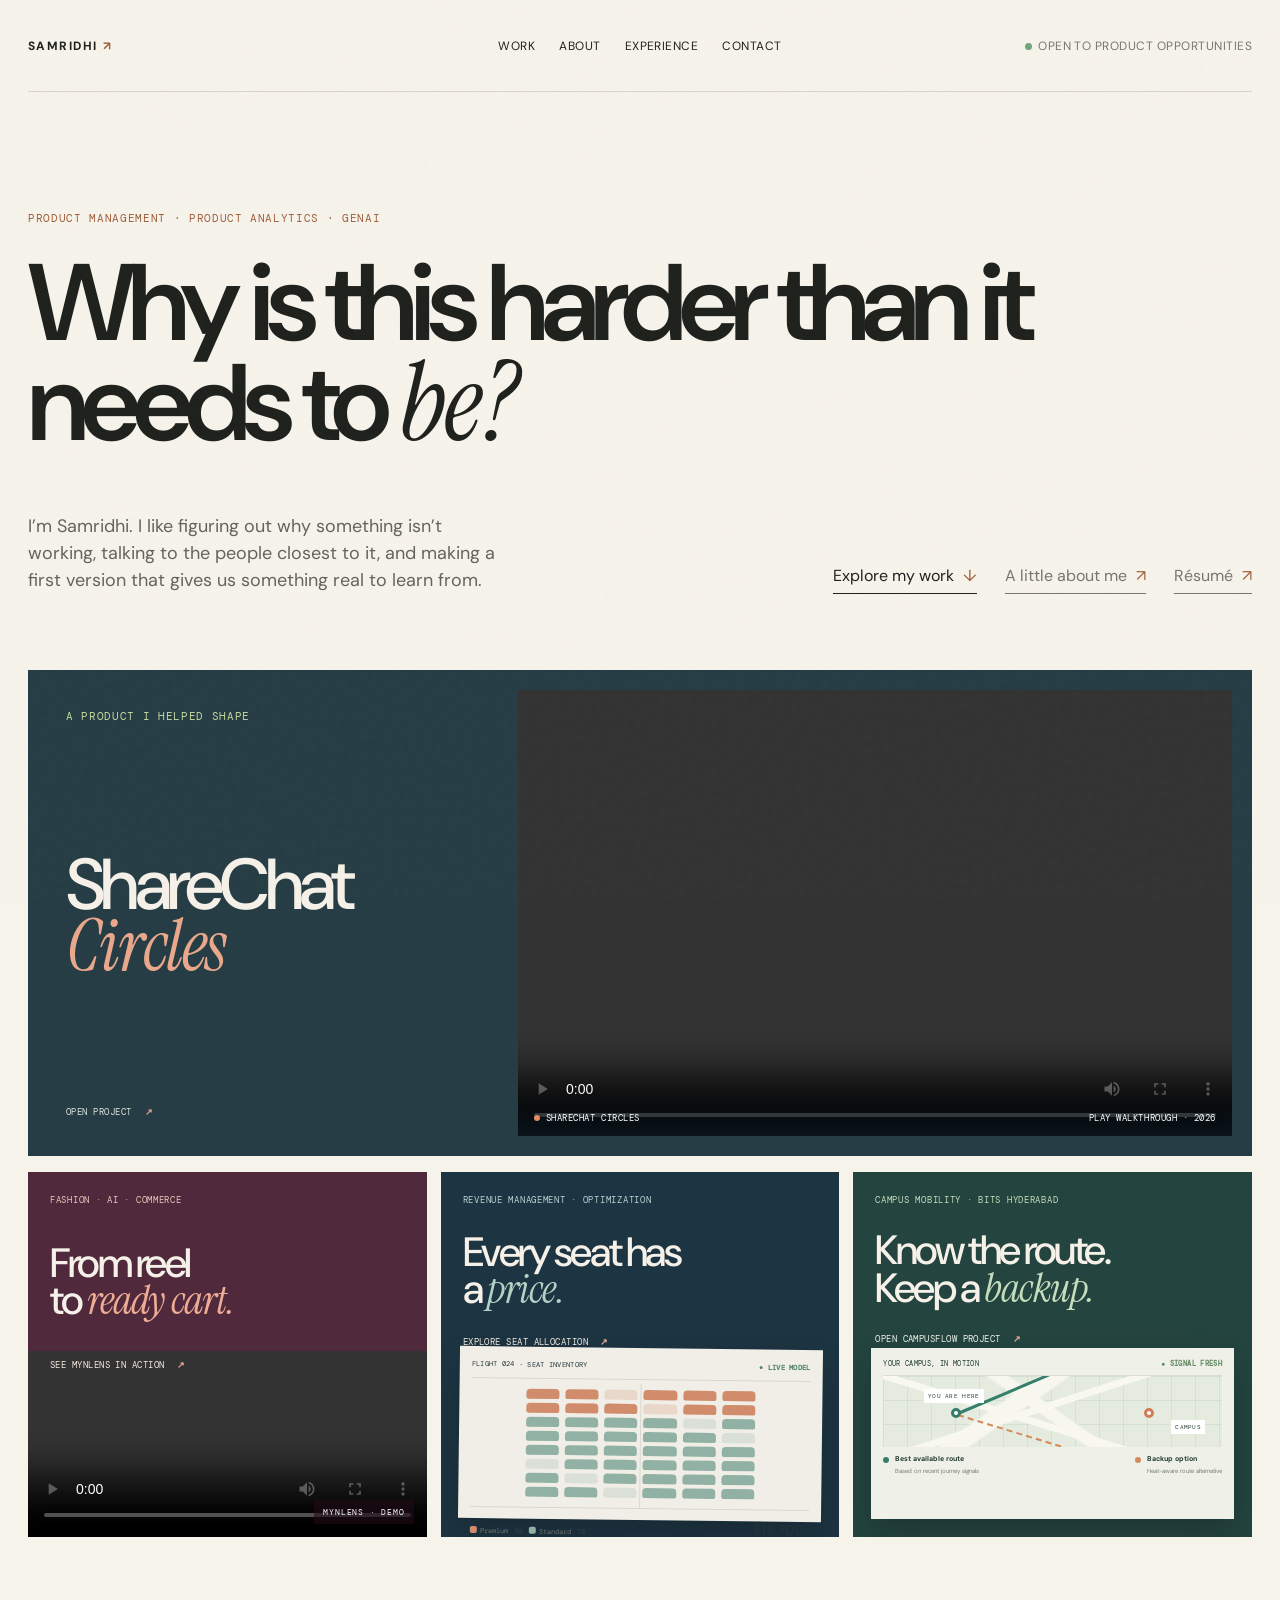
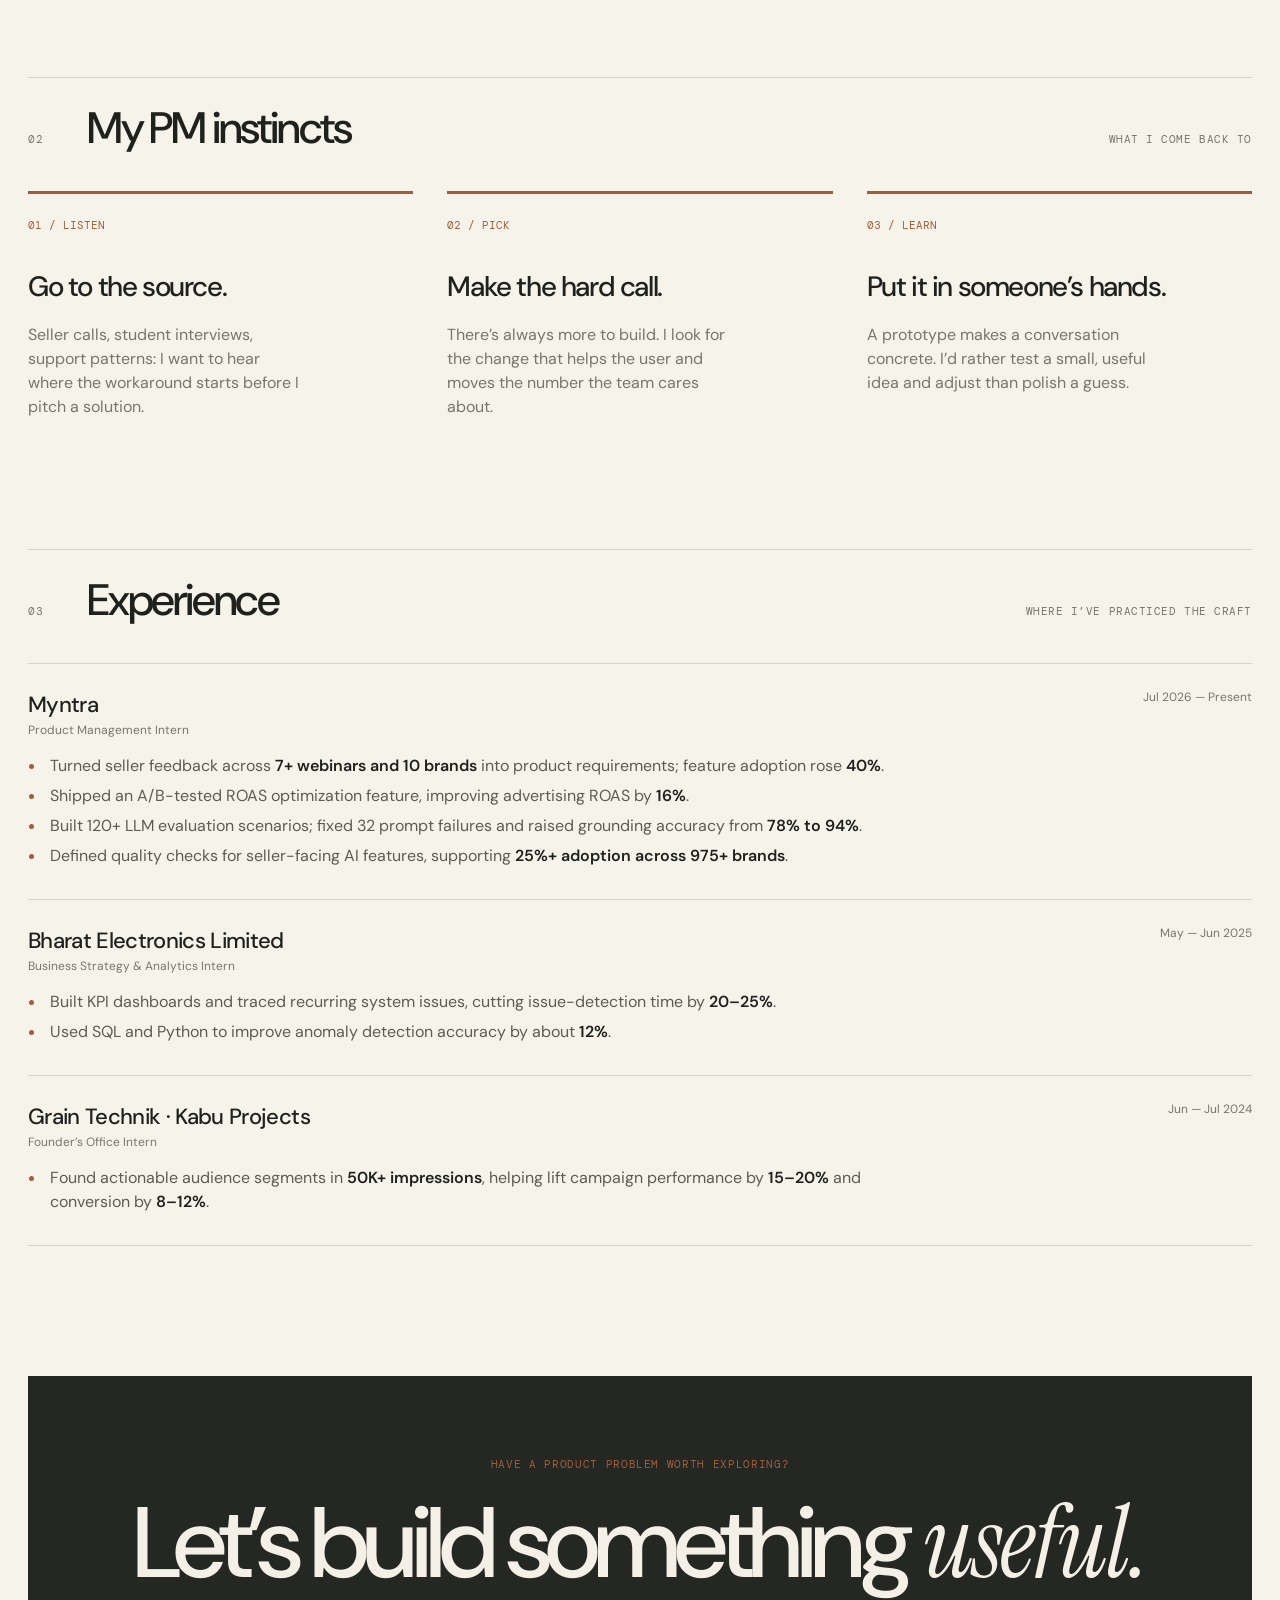
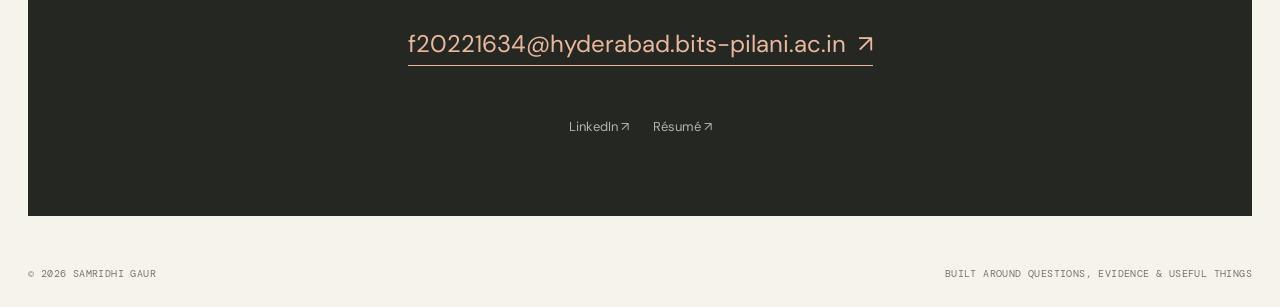
<file: index.html>
<!doctype html>
<html lang="en">
<head>
  <meta charset="UTF-8" />
  <meta name="viewport" content="width=device-width, initial-scale=1.0" />
  <meta name="description" content="Samridhi Gaur — product thinker, builder, and analytics-minded problem solver." />
  <title>Samridhi Gaur — Product Thinker & Builder</title>
  <link rel="preconnect" href="https://fonts.googleapis.com">
  <link rel="preconnect" href="https://fonts.gstatic.com" crossorigin>
  <link href="https://fonts.googleapis.com/css2?family=DM+Mono:wght@400;500&family=DM+Sans:wght@400;500;600;700&family=Instrument+Serif:ital@0;1&display=swap" rel="stylesheet">
  <link rel="stylesheet" href="styles.css" />
</head>
<body>
  <div class="grain" aria-hidden="true"></div>
  <header class="site-header page-width">
    <a class="brand" href="#top" aria-label="Samridhi Gaur home">SAMRIDHI<span>↗</span></a>
    <nav class="nav" aria-label="Primary navigation">
      <a href="#top">Work</a>
      <a href="about.html">About</a>
      <a href="#experience">Experience</a>
      <a href="#contact">Contact</a>
    </nav>
    <a class="availability" href="mailto:f20221634@hyderabad.bits-pilani.ac.in"><i></i>Open to product opportunities</a>
  </header>

  <main id="top">
    <section class="hero page-width">
      <div class="eyebrow">Product management · Product analytics · GenAI</div>
      <h1>Why is this harder than it needs to <em>be?</em></h1>
      <div class="hero-bottom">
        <p class="hero-copy">I’m Samridhi. I like figuring out why something isn’t working, talking to the people closest to it, and making a first version that gives us something real to learn from.</p>
        <div class="hero-links"><a class="text-link" href="#top">Explore my work <span>↓</span></a><a class="text-link muted" href="about.html">A little about me <span>↗</span></a><a class="text-link muted" href="assets/Samridhi_Gaur_Resume.pdf" target="_blank" rel="noreferrer">Résumé <span>↗</span></a></div>
      </div>
      <article class="hero-product" aria-label="ShareChat Circles featured project" data-open-case="sharechat" role="button" tabindex="0">
        <div class="hero-product-copy"><span class="eyebrow">A product I helped shape</span><strong>ShareChat<br><em>Circles</em></strong><span class="hero-product-cta">Open project <b>↗</b></span></div>
        <div class="hero-product-window"><video class="sharechat-film" src="assets/sharechat-circles-walkthrough.mp4" controls playsinline preload="metadata" aria-label="ShareChat Circles prototype walkthrough"></video><div class="hero-film-caption"><span><i></i>ShareChat Circles</span><span>Play walkthrough · 2026</span></div></div>
      </article>
      <div class="cover-projects" aria-label="Featured product work">
        <div class="cover-project cover-project--myntra" data-open-case="myntra">
          <div class="cover-project-copy"><span class="cover-kicker">Fashion · AI · commerce</span><strong>From reel<br>to <em>ready cart.</em></strong><span class="cover-project-link">See MynLens in action <b>↗</b></span></div>
          <div class="cover-film"><video title="MynLens demo video" src="assets/mynlens-demo.mp4" controls playsinline preload="metadata"></video><span class="film-stamp">MYNLENS · DEMO</span></div>
        </div>
        <div class="cover-project cover-project--airline" data-open-case="airline">
          <div class="cover-project-copy"><span class="cover-kicker">Revenue management · Optimization</span><strong>Every seat has<br>a <em>price.</em></strong><span class="cover-project-link">Explore seat allocation <b>↗</b></span></div>
          <div class="airline-cover-ui" aria-hidden="true"><div class="airline-ui-top"><span>FLIGHT 024 · SEAT INVENTORY</span><b>● LIVE MODEL</b></div><div class="aircraft-map"><div class="plane-spine"></div><div class="seat-map" id="cover-seat-map"></div></div><div class="airline-ui-bottom"><span><i class="seat-key seat-key--premium"></i>Premium <b>30</b></span><span><i class="seat-key seat-key--standard"></i>Standard <b>70</b></span><strong>$15,700 <small>modeled yield</small></strong></div></div>
        </div>
        <div class="cover-project cover-project--campusflow" data-open-case="campusflow" role="button" tabindex="0" aria-label="Open the CampusFlow project details">
          <div class="cover-project-copy"><span class="cover-kicker">Campus mobility · BITS Hyderabad</span><strong>Know the route.<br>Keep a <em>backup.</em></strong><span class="cover-project-link">Open CampusFlow project <b>↗</b></span></div>
          <div class="campus-cover-ui" aria-hidden="true"><div class="campus-ui-header"><span>YOUR CAMPUS, IN MOTION</span><b>● SIGNAL FRESH</b></div><div class="campus-map"><div class="map-road map-road--one"></div><div class="map-road map-road--two"></div><div class="route-line route-line--main"></div><div class="route-line route-line--backup"></div><i class="map-stop map-stop--start"></i><i class="map-stop map-stop--end"></i><span class="map-pin-label">YOU ARE HERE</span><span class="map-destination">CAMPUS</span></div><div class="campus-route-options"><span><i class="route-dot route-dot--main"></i><b>Best available route</b><small>Based on recent journey signals</small></span><span><i class="route-dot route-dot--backup"></i><b>Backup option</b><small>Heat-aware route alternative</small></span></div></div>
        </div>
      </div>
    </section>

    <section class="thinking page-width section-space">
      <div class="section-heading"><span class="section-index">02</span><h2>My PM instincts</h2><span class="section-note">What I come back to</span></div>
      <div class="thinking-grid">
        <div class="thinking-statement"><span class="scribble">01 / LISTEN</span><h3>Go to the source.</h3><p>Seller calls, student interviews, support patterns: I want to hear where the workaround starts before I pitch a solution.</p></div>
        <div class="thinking-statement"><span class="scribble">02 / PICK</span><h3>Make the hard call.</h3><p>There’s always more to build. I look for the change that helps the user and moves the number the team cares about.</p></div>
        <div class="thinking-statement"><span class="scribble">03 / LEARN</span><h3>Put it in someone’s hands.</h3><p>A prototype makes a conversation concrete. I’d rather test a small, useful idea and adjust than polish a guess.</p></div>
      </div>
    </section>

    <section id="experience" class="experience page-width section-space">
      <div class="section-heading"><span class="section-index">03</span><h2>Experience</h2><span class="section-note">Where I’ve practiced the craft</span></div>
      <div class="experience-list">
        <article class="experience-card"><div class="experience-card-head"><div><h3>Myntra</h3><p>Product Management Intern</p></div><span>Jul 2026 — Present</span></div><ul><li>Turned seller feedback across <b>7+ webinars and 10 brands</b> into product requirements; feature adoption rose <b>40%</b>.</li><li>Shipped an A/B-tested ROAS optimization feature, improving advertising ROAS by <b>16%</b>.</li><li>Built 120+ LLM evaluation scenarios; fixed 32 prompt failures and raised grounding accuracy from <b>78% to 94%</b>.</li><li>Defined quality checks for seller-facing AI features, supporting <b>25%+ adoption across 975+ brands</b>.</li></ul></article>
        <article class="experience-card"><div class="experience-card-head"><div><h3>Bharat Electronics Limited</h3><p>Business Strategy & Analytics Intern</p></div><span>May — Jun 2025</span></div><ul><li>Built KPI dashboards and traced recurring system issues, cutting issue-detection time by <b>20–25%</b>.</li><li>Used SQL and Python to improve anomaly detection accuracy by about <b>12%</b>.</li></ul></article>
        <article class="experience-card"><div class="experience-card-head"><div><h3>Grain Technik · Kabu Projects</h3><p>Founder’s Office Intern</p></div><span>Jun — Jul 2024</span></div><ul><li>Found actionable audience segments in <b>50K+ impressions</b>, helping lift campaign performance by <b>15–20%</b> and conversion by <b>8–12%</b>.</li></ul></article>
      </div>
    </section>

    <section id="contact" class="contact page-width section-space"><div class="contact-inner"><div class="eyebrow">Have a product problem worth exploring?</div><h2>Let’s build something <em>useful.</em></h2><a class="contact-email" href="mailto:f20221634@hyderabad.bits-pilani.ac.in">f20221634@hyderabad.bits-pilani.ac.in <span>↗</span></a><div class="contact-links"><a href="https://linkedin.com/in/samridhi-gaur-a71750257" target="_blank" rel="noreferrer">LinkedIn ↗</a><a href="assets/Samridhi_Gaur_Resume.pdf" target="_blank" rel="noreferrer">Résumé ↗</a></div></div></section>
  </main>

  <footer class="footer page-width"><span>© 2026 Samridhi Gaur</span><span>Built around questions, evidence & useful things</span></footer>

  <dialog class="case-dialog" aria-labelledby="case-title">
    <button class="dialog-close" type="button" aria-label="Close case study">×</button>
    <div class="dialog-content"><div class="eyebrow" id="case-kicker"></div><h2 id="case-title"></h2><p class="dialog-summary" id="case-summary"></p><div class="case-stats" id="case-stats"></div><div class="case-body" id="case-body"></div><div class="dialog-actions" id="case-actions"></div></div>
  </dialog>
  <script src="script.js"></script>
</body>
</html>
</file>
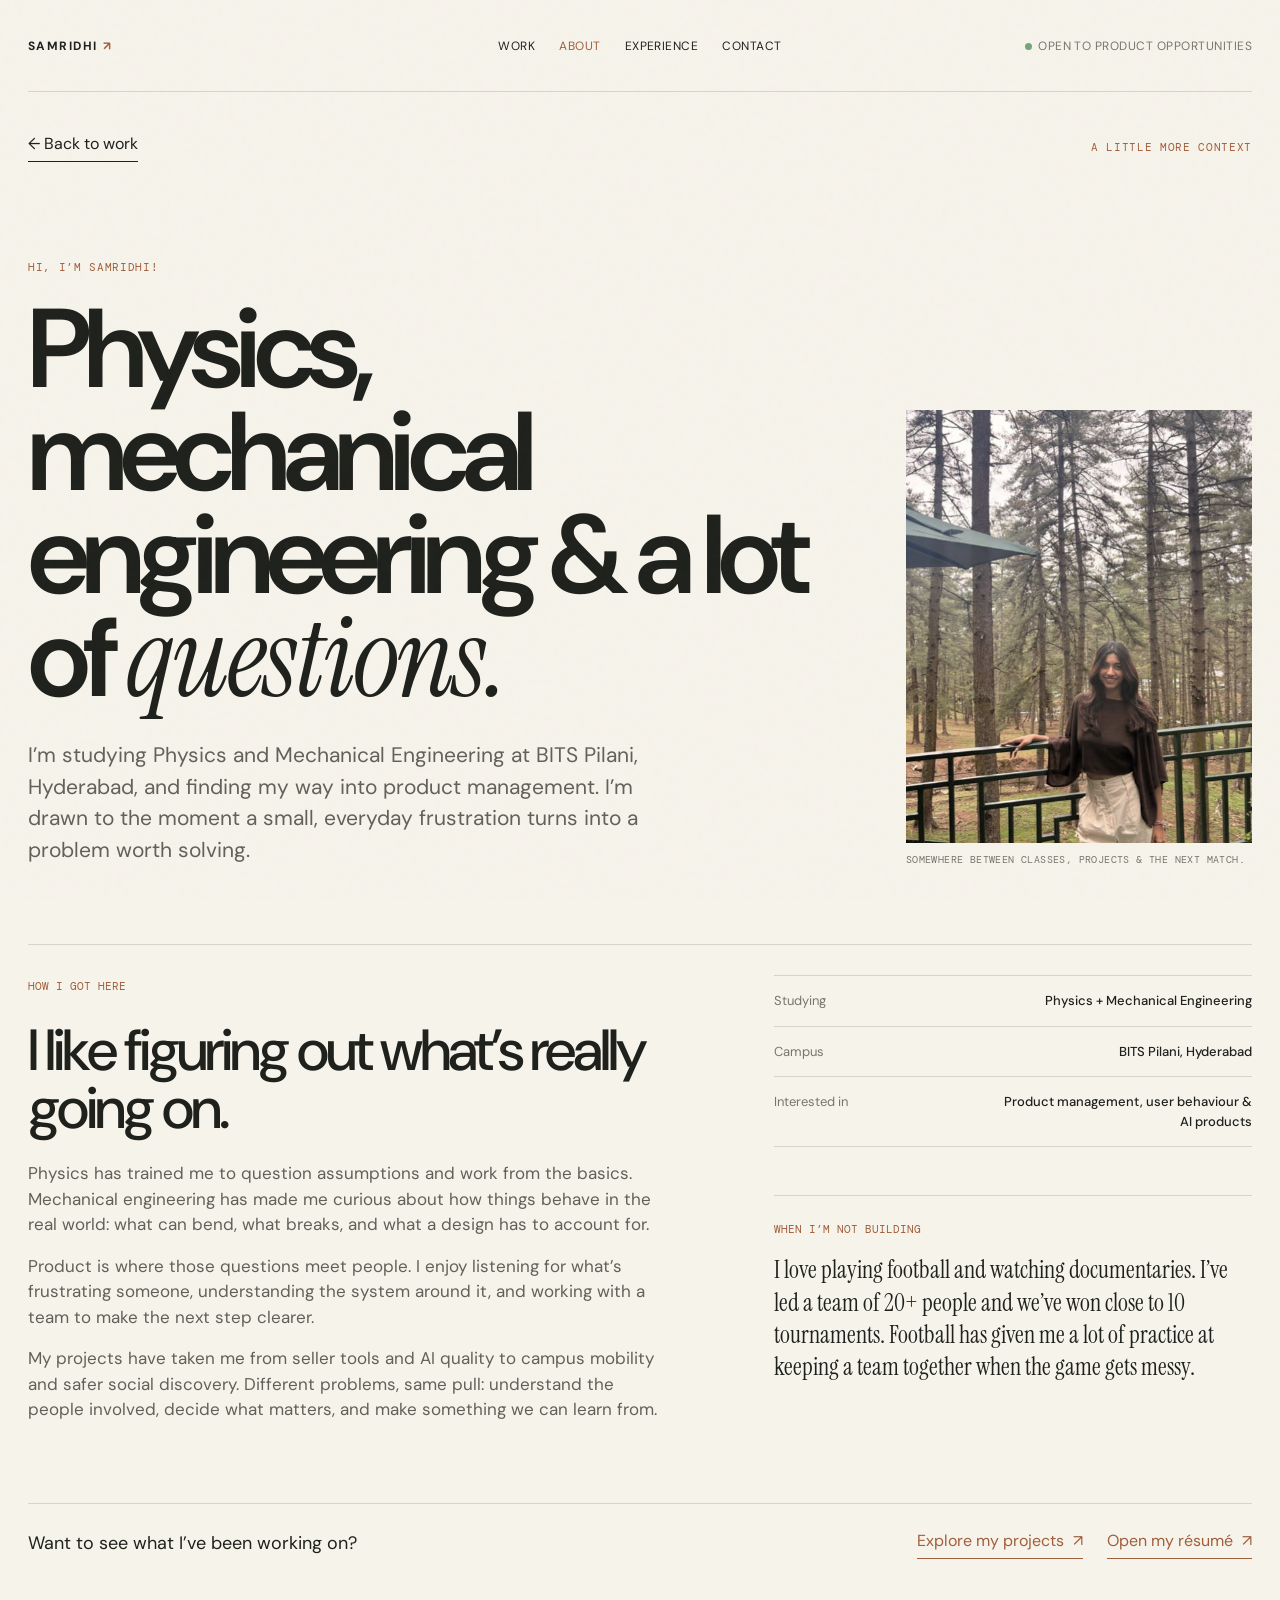
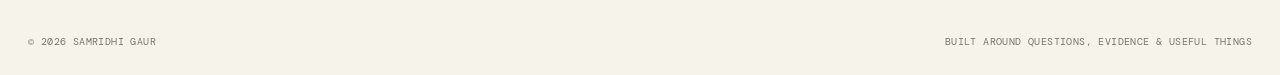
<file: about.html>
<!doctype html>
<html lang="en">
<head>
  <meta charset="UTF-8" />
  <meta name="viewport" content="width=device-width, initial-scale=1.0" />
    <meta name="description" content="Meet Samridhi Gaur: Physics and Mechanical Engineering student, aspiring product manager, footballer, and documentary fan." />
  <title>About Samridhi Gaur</title>
  <link rel="preconnect" href="https://fonts.googleapis.com">
  <link rel="preconnect" href="https://fonts.gstatic.com" crossorigin>
  <link href="https://fonts.googleapis.com/css2?family=DM+Mono:wght@400;500&family=DM+Sans:wght@400;500;600;700&family=Instrument+Serif:ital@0;1&display=swap" rel="stylesheet">
  <link rel="stylesheet" href="styles.css" />
</head>
<body class="about-page">
  <div class="grain" aria-hidden="true"></div>
  <header class="site-header page-width">
    <a class="brand" href="index.html#top" aria-label="Samridhi Gaur home">SAMRIDHI<span>↗</span></a>
    <nav class="nav" aria-label="Primary navigation">
      <a href="index.html#top">Work</a><a href="about.html" aria-current="page">About</a><a href="index.html#experience">Experience</a><a href="index.html#contact">Contact</a>
    </nav>
    <a class="availability" href="mailto:f20221634@hyderabad.bits-pilani.ac.in"><i></i>Open to product opportunities</a>
  </header>
  <main class="about-main page-width">
    <div class="about-page-top"><a class="text-link" href="index.html#top">← Back to work</a><span class="eyebrow">A little more context</span></div>
    <section class="about-intro">
      <div class="about-intro-copy"><span class="eyebrow">Hi, I’m Samridhi!</span><h1>Physics, mechanical engineering & a lot of <em>questions.</em></h1><p>I’m studying Physics and Mechanical Engineering at BITS Pilani, Hyderabad, and finding my way into product management. I’m drawn to the moment a small, everyday frustration turns into a problem worth solving.</p></div>
      <figure class="about-portrait"><img src="assets/samridhi-about.png" alt="Samridhi outdoors among pine trees"/><figcaption>Somewhere between classes, projects & the next match.</figcaption></figure>
    </section>
    <section class="about-details">
      <div class="about-story"><span class="scribble">HOW I GOT HERE</span><h2>I like figuring out what’s really going on.</h2><p>Physics has trained me to question assumptions and work from the basics. Mechanical engineering has made me curious about how things behave in the real world: what can bend, what breaks, and what a design has to account for.</p><p>Product is where those questions meet people. I enjoy listening for what’s frustrating someone, understanding the system around it, and working with a team to make the next step clearer.</p><p>My projects have taken me from seller tools and AI quality to campus mobility and safer social discovery. Different problems, same pull: understand the people involved, decide what matters, and make something we can learn from.</p></div>
      <div class="about-side"><div class="about-facts"><div><span>Studying</span><strong>Physics + Mechanical Engineering</strong></div><div><span>Campus</span><strong>BITS Pilani, Hyderabad</strong></div><div><span>Interested in</span><strong>Product management, user behaviour & AI products</strong></div></div><div class="about-extra"><span class="scribble">WHEN I’M NOT BUILDING</span><p>I love playing football and watching documentaries. I’ve led a team of 20+ people and we’ve won close to 10 tournaments. Football has given me a lot of practice at keeping a team together when the game gets messy.</p></div></div>
    </section>
    <section class="about-end"><p>Want to see what I’ve been working on?</p><div><a class="text-link" href="index.html#top">Explore my projects <span>↗</span></a><a class="text-link" href="assets/Samridhi_Gaur_Resume.pdf" target="_blank" rel="noreferrer">Open my résumé <span>↗</span></a></div></section>
  </main>
  <footer class="footer page-width"><span>© 2026 Samridhi Gaur</span><span>Built around questions, evidence & useful things</span></footer>
</body>
</html>
</file>
<file: styles.css>
:root{--ink:#1f211d;--muted:#77766d;--line:#d8d4ca;--paper:#f6f3eb;--sage:#d6e2d7;--clay:#ead8c8;--blue:#cfe0e4;--cream:#eee8d6;--dark:#242722;--accent:#a05e3b;--serif:"Instrument Serif",Georgia,serif;--sans:"DM Sans",Arial,sans-serif;--mono:"DM Mono",monospace}
*{box-sizing:border-box}html{scroll-behavior:smooth}body{margin:0;background:var(--paper);color:var(--ink);font-family:var(--sans);font-size:16px;line-height:1.5}.grain{position:fixed;inset:0;pointer-events:none;opacity:.05;background-image:url("data:image/svg+xml,%3Csvg viewBox='0 0 180 180' xmlns='http://www.w3.org/2000/svg'%3E%3Cfilter id='n'%3E%3CfeTurbulence type='fractalNoise' baseFrequency='.8' numOctaves='4' stitchTiles='stitch'/%3E%3C/filter%3E%3Crect width='100%25' height='100%25' filter='url(%23n)' opacity='.35'/%3E%3C/svg%3E");z-index:5}.page-width{width:min(1240px,calc(100% - 56px));margin-inline:auto}.site-header{height:92px;display:grid;grid-template-columns:1fr auto 1fr;align-items:center;border-bottom:1px solid var(--line);font-size:12px;letter-spacing:.04em;text-transform:uppercase}.brand{font-weight:700;color:var(--ink);text-decoration:none;letter-spacing:.12em}.brand span{color:var(--accent);margin-left:5px}.nav{display:flex;gap:24px}.nav a,.availability,.text-link,.contact-links a{color:inherit;text-decoration:none}.nav a:hover,.contact-links a:hover,.text-link:hover{color:var(--accent)}.availability{justify-self:end;color:var(--muted)}.availability i{display:inline-block;width:7px;height:7px;background:#72a57a;border-radius:50%;margin-right:6px}.hero{padding:118px 0 110px}.eyebrow{font-family:var(--mono);font-size:11px;letter-spacing:.06em;text-transform:uppercase;color:var(--accent)}h1,h2,h3,p{margin:0}h1{font-size:clamp(52px,8.5vw,116px);line-height:.92;letter-spacing:-.065em;max-width:1060px;font-weight:600;margin-top:26px}em{font-family:var(--serif);font-weight:400;letter-spacing:-.02em}.hero-bottom{display:flex;justify-content:space-between;align-items:flex-end;gap:40px;margin-top:60px}.hero-copy{max-width:470px;color:#64645d;font-size:18px;line-height:1.5}.hero-links{display:flex;gap:28px;align-items:center}.text-link{border-bottom:1px solid currentColor;padding-bottom:5px}.text-link span{color:var(--accent);margin-left:5px}.text-link.muted{color:var(--muted)}.section-space{padding-top:30px;padding-bottom:100px}.section-heading{display:grid;grid-template-columns:45px 1fr auto;align-items:baseline;gap:14px;border-top:1px solid var(--line);padding-top:17px;margin-bottom:30px}.section-index,.section-note{font-family:var(--mono);font-size:11px;color:var(--muted);text-transform:uppercase;letter-spacing:.05em}.section-heading h2{font-size:clamp(28px,4vw,44px);letter-spacing:-.05em;font-weight:500}.project-grid{display:grid;grid-template-columns:repeat(2,1fr);gap:16px}.project-card{min-height:370px;padding:24px;display:flex;flex-direction:column;justify-content:space-between;transition:transform .25s ease,box-shadow .25s ease}.project-card:hover{transform:translateY(-5px);box-shadow:0 16px 30px rgba(30,32,28,.08)}.project-card--feature{grid-column:span 2;min-height:410px;background:var(--dark);color:#f4f0e8}.project-card--sage{background:var(--sage)}.project-card--clay{background:var(--clay)}.project-card--blue{background:var(--blue)}.project-card--ink{background:#2a2d29;color:#f4f0e8}.project-card--cream{background:var(--cream)}.project-top,.project-bottom{display:flex;justify-content:space-between;align-items:center;gap:20px}.tag,.year{font-family:var(--mono);font-size:10px;letter-spacing:.05em;text-transform:uppercase;opacity:.7}.project-card h3{font-size:clamp(30px,5vw,60px);letter-spacing:-.06em;line-height:.95;max-width:630px;font-weight:500;margin-bottom:16px}.project-card p{max-width:520px;font-size:17px;line-height:1.4;opacity:.75}.project-bottom{font-size:12px;letter-spacing:.03em;opacity:.72}.case-link{font:inherit;color:inherit;border:0;background:none;padding:0;cursor:pointer;border-bottom:1px solid currentColor;padding-bottom:4px}.case-link span{color:var(--accent);margin-left:5px}.thinking-grid{display:grid;grid-template-columns:repeat(3,1fr);gap:34px}.thinking-statement{border-top:3px solid var(--accent);padding-top:18px}.scribble{font-family:var(--mono);font-size:11px;color:var(--accent)}.thinking-statement h3{font-size:28px;letter-spacing:-.05em;margin:30px 0 15px;font-weight:500}.thinking-statement p{color:var(--muted);max-width:280px}.experience-list{border-bottom:1px solid var(--line)}.experience-row{display:grid;grid-template-columns:1.35fr 1fr 1fr;gap:20px;align-items:center;border-top:1px solid var(--line);padding:22px 0}.experience-row h3{font-size:22px;font-weight:500;letter-spacing:-.03em}.experience-row p,.experience-row span,.experience-row strong{font-size:13px;color:var(--muted);font-weight:400}.experience-row strong{color:var(--ink);justify-self:end}.about-grid{display:grid;grid-template-columns:1.2fr 1fr;gap:90px}.about-lead{font-size:clamp(25px,3vw,40px);line-height:1.15;letter-spacing:-.04em}.about-lead p+p{margin-top:24px}.about-facts{border-top:1px solid var(--line)}.about-facts div{display:flex;justify-content:space-between;gap:20px;border-bottom:1px solid var(--line);padding:14px 0;font-size:13px}.about-facts span{color:var(--muted)}.about-facts strong{font-weight:500;text-align:right;max-width:250px}.contact{padding-bottom:50px}.contact-inner{background:var(--dark);color:#f4f0e8;padding:80px 8%;text-align:center}.contact h2{font-size:clamp(48px,8vw,100px);line-height:.9;letter-spacing:-.06em;font-weight:500;margin:25px auto 38px}.contact-email{color:#eab89d;font-size:clamp(16px,2vw,24px);text-decoration:none;border-bottom:1px solid currentColor;padding-bottom:6px}.contact-email span{margin-left:6px}.contact-links{display:flex;justify-content:center;gap:24px;margin-top:55px;font-size:13px;color:#b1b3aa}.footer{display:flex;justify-content:space-between;padding:0 0 26px;color:var(--muted);font-family:var(--mono);font-size:10px;text-transform:uppercase;letter-spacing:.04em}.case-dialog{width:min(860px,calc(100% - 28px));max-height:88vh;border:0;padding:0;background:var(--paper);color:var(--ink);box-shadow:0 24px 80px rgba(0,0,0,.22)}.case-dialog::backdrop{background:rgba(22,24,20,.55);backdrop-filter:blur(4px)}.dialog-content{padding:48px}.dialog-close{position:absolute;right:22px;top:16px;border:0;background:none;color:var(--muted);font-size:30px;line-height:1;cursor:pointer}.case-dialog h2{font-size:clamp(38px,6vw,72px);letter-spacing:-.06em;line-height:.95;margin:16px 0}.dialog-summary{font-size:20px;line-height:1.35;color:var(--muted);max-width:660px}.case-stats{display:grid;grid-template-columns:repeat(3,1fr);gap:12px;margin:36px 0}.case-stat{background:#ebe6da;padding:18px}.case-stat strong{display:block;font-size:28px;letter-spacing:-.05em;font-weight:500}.case-stat span{font-family:var(--mono);font-size:10px;text-transform:uppercase;color:var(--muted)}.case-body{border-top:1px solid var(--line);padding-top:26px}.case-body h3{font-size:16px;margin:22px 0 5px;font-weight:600}.case-body p{color:#65645c;max-width:680px}.case-body ul{margin:8px 0 0;padding-left:18px;color:#65645c}.dialog-actions{display:flex;gap:22px;margin-top:30px;flex-wrap:wrap}.dialog-actions a{color:var(--accent);font-family:var(--mono);font-size:11px;text-transform:uppercase;text-decoration:none;border-bottom:1px solid currentColor;padding-bottom:4px}@media(max-width:760px){.page-width{width:min(100% - 32px,1240px)}.site-header{height:auto;padding:20px 0;grid-template-columns:1fr auto;gap:14px}.nav{order:3;grid-column:1/-1;justify-content:space-between;gap:8px;width:100%;border-top:1px solid var(--line);padding-top:14px}.availability{display:none}.hero{padding:76px 0 72px}.hero-bottom{display:block;margin-top:40px}.hero-links{margin-top:28px}.project-grid{grid-template-columns:1fr}.project-card--feature{grid-column:span 1}.project-card{min-height:310px}.thinking-grid,.about-grid{grid-template-columns:1fr;gap:30px}.experience-row{grid-template-columns:1fr 1fr}.experience-row strong{grid-column:1/-1;justify-self:start}.section-note{display:none}.dialog-content{padding:36px 24px}.case-stats{grid-template-columns:1fr}.footer{display:block}.footer span{display:block;margin-top:8px}}
.product-lab{margin-top:34px;background:#ebe6da;padding:22px;color:var(--ink)}.lab-heading{display:flex;justify-content:space-between;align-items:flex-start;gap:16px;border-bottom:1px solid #d5cec0;padding-bottom:15px;margin-bottom:20px}.lab-heading h3{margin:4px 0 0;font-size:25px;letter-spacing:-.04em;font-weight:500}.lab-kicker{font-family:var(--mono);font-size:10px;text-transform:uppercase;letter-spacing:.05em;color:var(--accent)}.lab-status{font-family:var(--mono);font-size:10px;text-transform:uppercase;color:#6c7467;white-space:nowrap}.lab-status i{display:inline-block;width:7px;height:7px;background:#75a77a;border-radius:50%;margin-right:5px}.airline-grid{display:grid;grid-template-columns:1fr 1.25fr;gap:28px;align-items:stretch}.lab-controls{display:flex;flex-direction:column;gap:8px}.lab-controls label{font-size:12px;color:#6b6a62;display:flex;justify-content:space-between}.lab-controls output{font-family:var(--mono);color:var(--ink)}.lab-controls input[type=range]{width:100%;accent-color:var(--accent);margin:1px 0 10px}.toggle-line{justify-content:flex-start!important;gap:8px;margin-top:7px;color:var(--ink)!important}.toggle-line input{accent-color:var(--accent)}.airline-result{display:flex;flex-direction:column;justify-content:center}.result-top{display:flex;justify-content:space-between;align-items:baseline;margin-bottom:18px}.result-top span{font-family:var(--mono);font-size:10px;text-transform:uppercase;color:#6b6a62}.result-top strong{font-size:30px;letter-spacing:-.05em;font-weight:500}.allocation-track{height:28px;background:#d5cec0;display:flex;overflow:hidden}.seat-segment{height:100%;transition:width .25s ease}.seat-segment--high{background:#2e4c5d}.seat-segment--low{background:#b76e4f}.allocation-legend{display:flex;gap:16px;flex-wrap:wrap;margin-top:12px;font-family:var(--mono);font-size:10px;text-transform:uppercase;color:#6b6a62}.legend-dot{display:inline-block;width:8px;height:8px;border-radius:50%;margin-right:4px}.legend-dot--high{background:#2e4c5d}.legend-dot--low{background:#b76e4f}.allocation-legend b{color:var(--ink);font-weight:500}.airline-note{font-size:13px;color:#6b6a62;margin-top:22px;max-width:400px}.sharechat-preview{display:flex;justify-content:center}.sharechat-phone{width:min(100%,390px);background:#162a3c;border-radius:26px;padding:12px;box-shadow:0 14px 30px rgba(25,40,51,.16)}.phone-bar{display:flex;justify-content:space-between;color:#eef1ee;font-family:var(--mono);font-size:9px;padding:4px 8px 11px}.phone-screen{background:#fbf6ef;border-radius:18px;padding:20px;min-height:354px;color:#162a3c}.phone-greeting{font-size:16px;font-weight:600}.phone-greeting span{color:#d45b91}.city-pill{display:inline-block;background:#edf3f6;color:#49718a;border-radius:999px;padding:6px 10px;font-size:10px;margin:18px 0 20px}.phone-title{font-size:23px;line-height:1.05;letter-spacing:-.06em;font-weight:600}.circle-card{display:flex;align-items:center;gap:10px;padding:13px 10px;border-radius:14px;margin-top:13px}.circle-card--pink{background:#f5d8e5}.circle-card--blue{background:#d8e8ed}.circle-icon{width:30px;height:30px;border-radius:10px;background:#fff;display:grid;place-items:center;font-weight:600}.circle-card div:nth-child(2){display:flex;flex-direction:column;flex:1}.circle-card strong{font-size:12px}.circle-card small{font-size:9px;color:#6e7774;margin-top:2px}.circle-card>span{font-size:16px;color:#d15c90}.phone-footnote{font-family:var(--mono);font-size:9px;color:#6b7776;margin-top:26px}.phone-back{font-size:10px;color:#70848c;margin-bottom:27px}.intro-avatar{width:50px;height:50px;border-radius:17px;background:#f5d8e5;display:grid;place-items:center;color:#d15c90;font-size:24px;margin-bottom:16px}.phone-copy{font-size:12px;line-height:1.45;color:#6d7776;margin-top:12px}.intro-video{border:1px dashed #cba5b7;padding:18px 12px;border-radius:13px;margin-top:20px;color:#a05477;font-size:11px;text-align:center}.intro-video span{display:block;font-size:18px;margin-top:6px}.safe-note{font-family:var(--mono);font-size:9px;color:#6e7774;margin-top:18px}.post-card{background:#eef3f1;padding:12px;border-radius:13px;margin-top:13px}.post-person{display:flex;align-items:center;gap:7px;font-size:10px}.mini-avatar{display:grid;place-items:center;width:23px;height:23px;border-radius:8px;background:#efbfd3}.mini-avatar--green{background:#b9d7c4}.post-card p{font-size:13px;margin:13px 0 8px}.post-replies{font-family:var(--mono);font-size:9px;color:#738179}.screen-tabs{display:flex;gap:5px;margin-top:10px}.screen-tab{flex:1;border:0;border-radius:9px;padding:8px 4px;background:#24445a;color:#b7c7cc;font:10px var(--mono);cursor:pointer}.screen-tab.is-active{background:#d15c90;color:#fff}@media(max-width:760px){.airline-grid{grid-template-columns:1fr;gap:20px}.lab-heading{display:block}.lab-status{display:block;margin-top:10px}.product-lab{padding:16px}.phone-screen{min-height:330px}}
.case-dialog{overflow:auto}.sharechat-lab{display:none}.prototype-stage{margin-top:34px;background:#142535;padding:12px;border-radius:18px;box-shadow:0 18px 36px rgba(20,37,53,.16)}.prototype-toolbar{display:flex;justify-content:space-between;align-items:center;gap:12px;color:#dfe8e6;font-family:var(--mono);font-size:10px;letter-spacing:.04em;text-transform:uppercase;padding:7px 8px 13px}.prototype-toolbar i{display:inline-block;width:7px;height:7px;border-radius:50%;background:#78c68d;margin-right:5px}.prototype-stage iframe{display:block;width:100%;height:680px;border:0;border-radius:12px;background:#f7f4ee}.prototype-caption{color:#aabbb8;font-size:12px;margin:12px 3px 1px}.prototype-stage + .prototype-caption{margin-bottom:0}@media(max-width:760px){.prototype-stage iframe{height:620px}.prototype-toolbar{display:block}.prototype-toolbar span{display:block;margin-bottom:5px}}
.hero-product{margin-top:76px;display:grid;grid-template-columns:.8fr 1.2fr;min-height:380px;background:#263d45;color:#f5f0e8;text-decoration:none;overflow:hidden;position:relative}.hero-product-copy{padding:38px;display:flex;flex-direction:column;align-items:flex-start;justify-content:space-between}.hero-product-copy .eyebrow{color:#c5d99e}.hero-product-copy>strong{font-size:clamp(38px,6vw,72px);line-height:.85;letter-spacing:-.065em;font-weight:500}.hero-product-copy>strong em{color:#e9a88c}.hero-product-cta{font-family:var(--mono);font-size:10px;text-transform:uppercase;letter-spacing:.05em;color:#dce6df}.hero-product-cta b{color:#e9a88c;margin-left:8px}.hero-product-window{align-self:center;margin:24px 24px 24px 0;background:#f6f3eb;box-shadow:0 22px 50px rgba(0,0,0,.2);transform:rotate(1.4deg);height:330px;overflow:hidden}.hero-window-bar{height:30px;background:#e6e1d8;display:flex;align-items:center;gap:10px;padding:0 10px;color:#72746e}.hero-window-bar>span{display:flex;gap:4px}.hero-window-bar i{width:6px;height:6px;border-radius:50%;background:#c87961}.hero-window-bar i:nth-child(2){background:#d6ad5b}.hero-window-bar i:nth-child(3){background:#72a27c}.hero-window-bar small{font:9px var(--mono);flex:1;text-align:center}.hero-window-bar b{font-size:13px}.hero-product-window iframe{width:100%;height:calc(100% - 50px);border:0;display:block;pointer-events:none}.hero-preview-caption{height:20px;font:9px var(--mono);text-transform:uppercase;letter-spacing:.05em;color:#6f746c;padding:3px 10px}.prototype-stage{border-radius:0}.walkthrough-layout{display:grid;grid-template-columns:.72fr 1.28fr;gap:18px;align-items:stretch}.walkthrough-steps{display:flex;flex-direction:column;gap:8px}.walkthrough-step{display:flex;align-items:flex-start;gap:12px;text-align:left;background:transparent;border:0;border-left:2px solid #cfc9bd;padding:15px 12px;color:var(--ink);cursor:pointer;transition:background .2s,border-color .2s}.walkthrough-step.is-active{background:#f7f3e9;border-color:#cf684d}.walkthrough-step>b{font:10px var(--mono);color:#b36b50;padding-top:2px}.walkthrough-step span{display:flex;flex-direction:column;gap:5px}.walkthrough-step strong{font-size:13px;font-weight:600}.walkthrough-step small{font-size:11px;line-height:1.4;color:#79786f}.walkthrough-player{background:#132738;padding:10px;min-width:0}.walkthrough-player-head{height:23px;display:flex;justify-content:space-between;color:#dce7e6;font:9px var(--mono);letter-spacing:.06em}.play-indicator{color:#9cb69f}.play-indicator i{display:inline-block;width:6px;height:6px;border-radius:50%;background:#72bd8c;margin-right:5px}.walkthrough-player iframe{display:block;width:100%;height:440px;border:0;background:#f7f4ee}.walkthrough-controls{display:flex;align-items:center;gap:10px;height:35px;color:#dce7e6;font:9px var(--mono)}.walkthrough-controls button{border:0;background:none;color:inherit;font-size:13px;cursor:pointer;padding:5px}.walkthrough-progress{height:2px;background:#52616b;flex:1}.walkthrough-progress span{display:block;height:100%;width:33%;background:#e78a66;transition:width .3s ease}.prototype-caption{margin-top:12px!important}@media(max-width:760px){.hero-product{grid-template-columns:1fr;margin-top:48px}.hero-product-copy{min-height:230px;padding:24px}.hero-product-window{margin:0 18px 22px;height:300px;transform:none}.walkthrough-layout{grid-template-columns:1fr}.walkthrough-steps{display:grid;grid-template-columns:1fr}.walkthrough-player iframe{height:420px}}
.hero-product-window{position:relative;height:auto;aspect-ratio:16/10;background:#132738;transform:none;margin:20px 20px 20px 0;box-shadow:none}.hero-window-bar{display:none}.hero-product-window iframe{display:none}.sharechat-film{width:100%;height:100%;display:block;object-fit:cover;background:#132738}.hero-film-caption{position:absolute;inset:auto 0 0;display:flex;justify-content:space-between;align-items:center;padding:22px 16px 12px;background:linear-gradient(transparent,rgba(12,24,32,.82));color:#fff;font:9px var(--mono);letter-spacing:.06em;text-transform:uppercase}.hero-film-caption i{display:inline-block;width:6px;height:6px;background:#e78a66;border-radius:50%;margin-right:6px}.prototype-stage.sharechat-film-stage{background:#142535;padding:14px}.sharechat-film-stage video{aspect-ratio:16/9;max-height:70vh;border-radius:3px;object-fit:contain}.sharechat-film-stage .prototype-toolbar{padding:6px 4px 14px}@media(max-width:760px){.hero-product-window{margin:0 14px 16px;aspect-ratio:4/3}.hero-product-window video{object-fit:contain}.sharechat-film-stage video{aspect-ratio:9/16;max-height:65vh}}
.cover-projects{display:grid;grid-template-columns:1fr 1fr;gap:14px;margin-top:16px}.cover-project{min-height:340px;position:relative;overflow:hidden;padding:26px;display:flex;justify-content:space-between;color:#f5f0e8;text-decoration:none}.cover-project--myntra{background:#50293c}.cover-project--airline{background:#1d3442}.cover-project-copy{position:relative;z-index:2;display:flex;flex-direction:column;align-items:flex-start;justify-content:space-between;min-width:45%}.cover-kicker{font:9px var(--mono);text-transform:uppercase;letter-spacing:.08em;color:#e6c9bd}.cover-project--airline .cover-kicker{color:#b9d4d3}.cover-project-copy strong{font-size:clamp(27px,4vw,48px);line-height:.92;letter-spacing:-.06em;font-weight:500}.cover-project-copy strong em{color:#edac94}.cover-project--airline .cover-project-copy strong em{color:#b2d2c5}.cover-project-link{font:9px var(--mono);text-transform:uppercase;letter-spacing:.05em;color:#f4e9de}.cover-project-link b{color:#edac94;margin-left:7px}.cover-film{position:absolute;right:0;top:0;width:54%;height:100%;overflow:hidden;background:#311b29;mask-image:linear-gradient(90deg,transparent 0%,#000 28%)}.cover-film iframe{position:absolute;inset:0;width:100%;height:100%;border:0;transform:scale(1.2);transform-origin:center;opacity:.9}.film-stamp{position:absolute;right:13px;bottom:13px;font:8px var(--mono);letter-spacing:.1em;color:#fff;background:rgba(32,13,23,.6);padding:7px 9px}.airline-cover-ui{align-self:center;width:54%;padding:17px 13px 12px;background:#f0eee6;color:#23343a;box-shadow:0 18px 36px rgba(0,0,0,.18);transform:rotate(1.7deg)}.airline-ui-top{display:flex;justify-content:space-between;gap:8px;border-bottom:1px solid #d8d8cb;padding-bottom:9px;font:7px var(--mono);letter-spacing:.04em}.airline-ui-top b{color:#54866f;font-size:7px}.aircraft-map{position:relative;padding:12px 14px 9px}.plane-spine{position:absolute;top:4px;bottom:0;left:50%;width:1px;background:#dad8ce}.seat-map{display:grid;grid-template-columns:repeat(6,1fr);gap:5px 7px;position:relative}.mini-seat{height:13px;border-radius:4px 4px 2px 2px;background:#91b1a5}.mini-seat--premium{background:#d08c6b}.mini-seat--open{opacity:.23}.airline-ui-bottom{border-top:1px solid #d8d8cb;padding-top:10px;display:flex;align-items:center;gap:10px;font:7px var(--mono);color:#71756f}.airline-ui-bottom span{white-space:nowrap}.airline-ui-bottom b{color:#263a40;margin-left:2px}.airline-ui-bottom strong{margin-left:auto;color:#22343b;font:500 16px var(--sans);white-space:nowrap}.airline-ui-bottom small{display:block;font:6px var(--mono);text-transform:uppercase;letter-spacing:.04em;color:#7b8079}.seat-key{display:inline-block;width:7px;height:7px;background:#d08c6b;margin-right:3px;border-radius:2px}.seat-key--standard{background:#91b1a5}.reel-film-grid{display:grid;grid-template-columns:1fr 1fr;gap:12px;margin:20px 0 28px}.reel-film{background:#172a37;padding:10px}.reel-film-label{font:9px var(--mono);letter-spacing:.06em;color:#dce7e6;padding:3px 2px 10px}.reel-film iframe{width:100%;height:270px;border:0;display:block;background:#111}.case-body>.reel-film-grid~h3{margin-top:12px}@media(max-width:760px){.cover-projects{grid-template-columns:1fr}.cover-project{min-height:300px}.cover-project-copy{min-width:48%}.airline-cover-ui{width:55%;padding:14px 10px 9px}.airline-ui-bottom{gap:5px}.airline-ui-bottom strong{font-size:13px}.reel-film-grid{grid-template-columns:1fr}.reel-film iframe{height:240px}}
.cover-projects{grid-template-columns:repeat(3,minmax(0,1fr))}.cover-project{min-height:365px;padding:22px;display:block}.cover-project-copy{min-width:0;height:100%;max-width:100%}.cover-project-copy strong{font-size:clamp(26px,3.2vw,42px)}.cover-film{top:auto;bottom:0;width:100%;height:51%;mask-image:linear-gradient(180deg,transparent 0%,#000 25%)}.cover-film iframe{transform:scale(1.08)}.cover-project--myntra .cover-project-copy{height:55%}.cover-project--airline .cover-project-copy{height:48%}.airline-cover-ui{position:absolute;bottom:18px;left:18px;width:calc(100% - 36px);height:47%;padding:13px 12px 10px;transform:rotate(.7deg);display:flex;flex-direction:column;justify-content:space-between}.aircraft-map{flex:1;display:flex;align-items:center;justify-content:center;padding:10px}.seat-map{width:72%;grid-template-columns:repeat(6,1fr);gap:4px 6px}.mini-seat{height:10px}.airline-ui-bottom{gap:7px}.airline-ui-bottom strong{font-size:14px}.cover-project--campusflow{background:#24443f}.cover-project--campusflow .cover-kicker{color:#c4ddbd}.cover-project--campusflow .cover-project-copy{height:47%}.cover-project--campusflow .cover-project-copy strong em{color:#c4ddbd}.cover-project--campusflow .cover-project-link{color:#edf1e7}.campus-cover-ui{position:absolute;bottom:18px;left:18px;right:18px;height:47%;background:#eff1e9;color:#233932;padding:11px 12px;box-shadow:0 14px 32px rgba(0,0,0,.2)}.campus-ui-header{display:flex;justify-content:space-between;border-bottom:1px solid #d7ded3;padding-bottom:7px;font:7px var(--mono);letter-spacing:.05em}.campus-ui-header b{color:#678b66}.campus-map{height:48%;position:relative;overflow:hidden;background-color:#e5ebdf;background-image:linear-gradient(35deg,transparent 46%,#f7f6ef 47%,#f7f6ef 51%,transparent 52%),linear-gradient(145deg,transparent 35%,#f7f6ef 36%,#f7f6ef 42%,transparent 43%),linear-gradient(90deg,rgba(114,150,118,.13) 1px,transparent 1px),linear-gradient(rgba(114,150,118,.13) 1px,transparent 1px);background-size:100% 100%,100% 100%,24px 24px,24px 24px}.map-road{position:absolute;height:7px;background:#f8f7f0;transform:rotate(-18deg);width:120%;left:-8%}.map-road--one{top:33%}.map-road--two{top:70%;transform:rotate(17deg)}.route-line{position:absolute;left:22%;top:50%;width:58%;height:3px;transform:rotate(-23deg);transform-origin:left;background:#377e6b}.route-line--backup{left:22%;top:53%;width:53%;height:2px;border-top:2px dashed #d38a58;background:transparent;transform:rotate(17deg)}.map-stop{position:absolute;width:10px;height:10px;border:3px solid #367e69;background:#fff;border-radius:50%;top:45%}.map-stop--start{left:20%}.map-stop--end{left:77%;border-color:#d27d56}.map-pin-label,.map-destination{position:absolute;font:6px var(--mono);letter-spacing:.05em;background:#fff;padding:3px 4px}.map-pin-label{left:12%;top:18%}.map-destination{right:5%;bottom:18%}.campus-route-options{display:flex;justify-content:space-between;gap:8px;padding-top:7px}.campus-route-options span{position:relative;padding-left:12px;display:flex;flex-direction:column;gap:2px}.route-dot{position:absolute;left:0;top:3px;width:6px;height:6px;border-radius:50%;background:#377e6b}.route-dot--backup{background:#d38a58}.campus-route-options b{font-size:7px}.campus-route-options small{font-size:6px;color:#747f75}@media(max-width:900px){.cover-projects{grid-template-columns:repeat(2,minmax(0,1fr))}.cover-project{min-height:340px}.cover-project--campusflow{grid-column:span 2}.cover-project-copy strong{font-size:clamp(28px,4vw,42px)}}@media(max-width:760px){.cover-projects{grid-template-columns:1fr}.cover-project--campusflow{grid-column:auto}.cover-project{min-height:315px}.cover-project-copy strong{font-size:38px}}
.hero-product-cta{border:0;background:transparent;padding:0;font:9px var(--mono);text-align:left;cursor:pointer}.demo-invite{margin-top:22px;color:#65645c;font-size:13px}.cover-project--campusflow{cursor:pointer}
.experience-card{padding:24px 0 28px;border-top:1px solid var(--line)}.experience-card-head{display:flex;justify-content:space-between;align-items:flex-start;gap:24px;margin-bottom:12px}.experience-card-head h3{font-size:22px;font-weight:500;letter-spacing:-.03em}.experience-card-head p,.experience-card-head>span{font-size:12px;color:var(--muted)}.experience-card ul{margin:0;padding-left:18px;max-width:900px;color:#5d5c54}.experience-card li{padding:3px 0 3px 4px}.experience-card li::marker{color:var(--accent)}.experience-card b{color:var(--ink);font-weight:600}.about-page-top{display:flex;justify-content:space-between;align-items:center;padding-top:40px}.about-main{min-height:calc(100vh - 150px)}.about-intro{display:grid;grid-template-columns:1.4fr .6fr;gap:70px;align-items:end;padding:92px 0 78px}.about-intro h1{font-size:clamp(58px,9vw,112px);margin:20px 0 30px;max-width:850px}.about-intro-copy>p{max-width:650px;font-size:21px;line-height:1.5;color:#626159}.about-note{border-left:1px solid var(--line);padding:4px 0 4px 24px;color:#69685f}.about-note p{font-family:var(--serif);font-size:25px;line-height:1.3;margin-top:14px}.about-details{display:grid;grid-template-columns:1.15fr .85fr;gap:100px;border-top:1px solid var(--line);padding:28px 0 80px}.about-story h2{font-size:clamp(34px,5vw,58px);line-height:1;letter-spacing:-.05em;font-weight:500;margin:24px 0}.about-story>p{max-width:670px;color:#626159;margin-top:16px;font-size:17px}.about-side{padding-top:2px}.about-facts{border-top:1px solid var(--line)}.about-facts div{display:flex;justify-content:space-between;gap:20px;border-bottom:1px solid var(--line);padding:15px 0;font-size:13px}.about-facts span{color:var(--muted)}.about-facts strong{font-weight:500;text-align:right;max-width:250px}.about-extra{border-top:1px solid var(--line);margin-top:48px;padding-top:20px}.about-extra p{font-family:var(--serif);font-size:24px;line-height:1.35;margin-top:14px}.about-end{border-top:1px solid var(--line);padding:25px 0 75px;display:flex;justify-content:space-between;align-items:center}.about-end p{font-size:18px}.about-end .text-link{color:var(--accent);text-decoration:none}.nav a[aria-current=page]{color:var(--accent)}
@media(max-width:760px){.experience-card-head{display:block}.experience-card-head>span{display:block;margin-top:5px}.about-intro,.about-details{grid-template-columns:1fr;gap:32px}.about-intro{padding:62px 0 50px}.about-intro-copy>p{font-size:18px}.about-note{margin-left:10px}.about-details{padding-bottom:50px}.about-end{align-items:flex-start;gap:18px;flex-direction:column}.about-page-top{padding-top:26px}}
.about-portrait{margin:0;max-width:360px;justify-self:end;width:100%;position:relative}.about-portrait img{display:block;width:100%;aspect-ratio:4/5;object-fit:cover;object-position:54% 47%;filter:saturate(.84)}.about-portrait figcaption{font:10px var(--mono);text-transform:uppercase;letter-spacing:.04em;color:var(--muted);margin-top:10px}@media(max-width:760px){.about-portrait{max-width:420px;justify-self:start}}
.about-end>div{display:flex;gap:24px;flex-wrap:wrap}@media(max-width:760px){.about-end>div{gap:18px}}
.cover-film video{display:block;width:100%;height:100%;object-fit:cover;transform:scale(1.08);position:relative;z-index:1}.cover-film .film-stamp{z-index:3;pointer-events:none}.cover-project{cursor:pointer}
.cover-film{mask-image:none;background:#241923}.cover-film video{object-fit:contain;transform:none}
</file>
